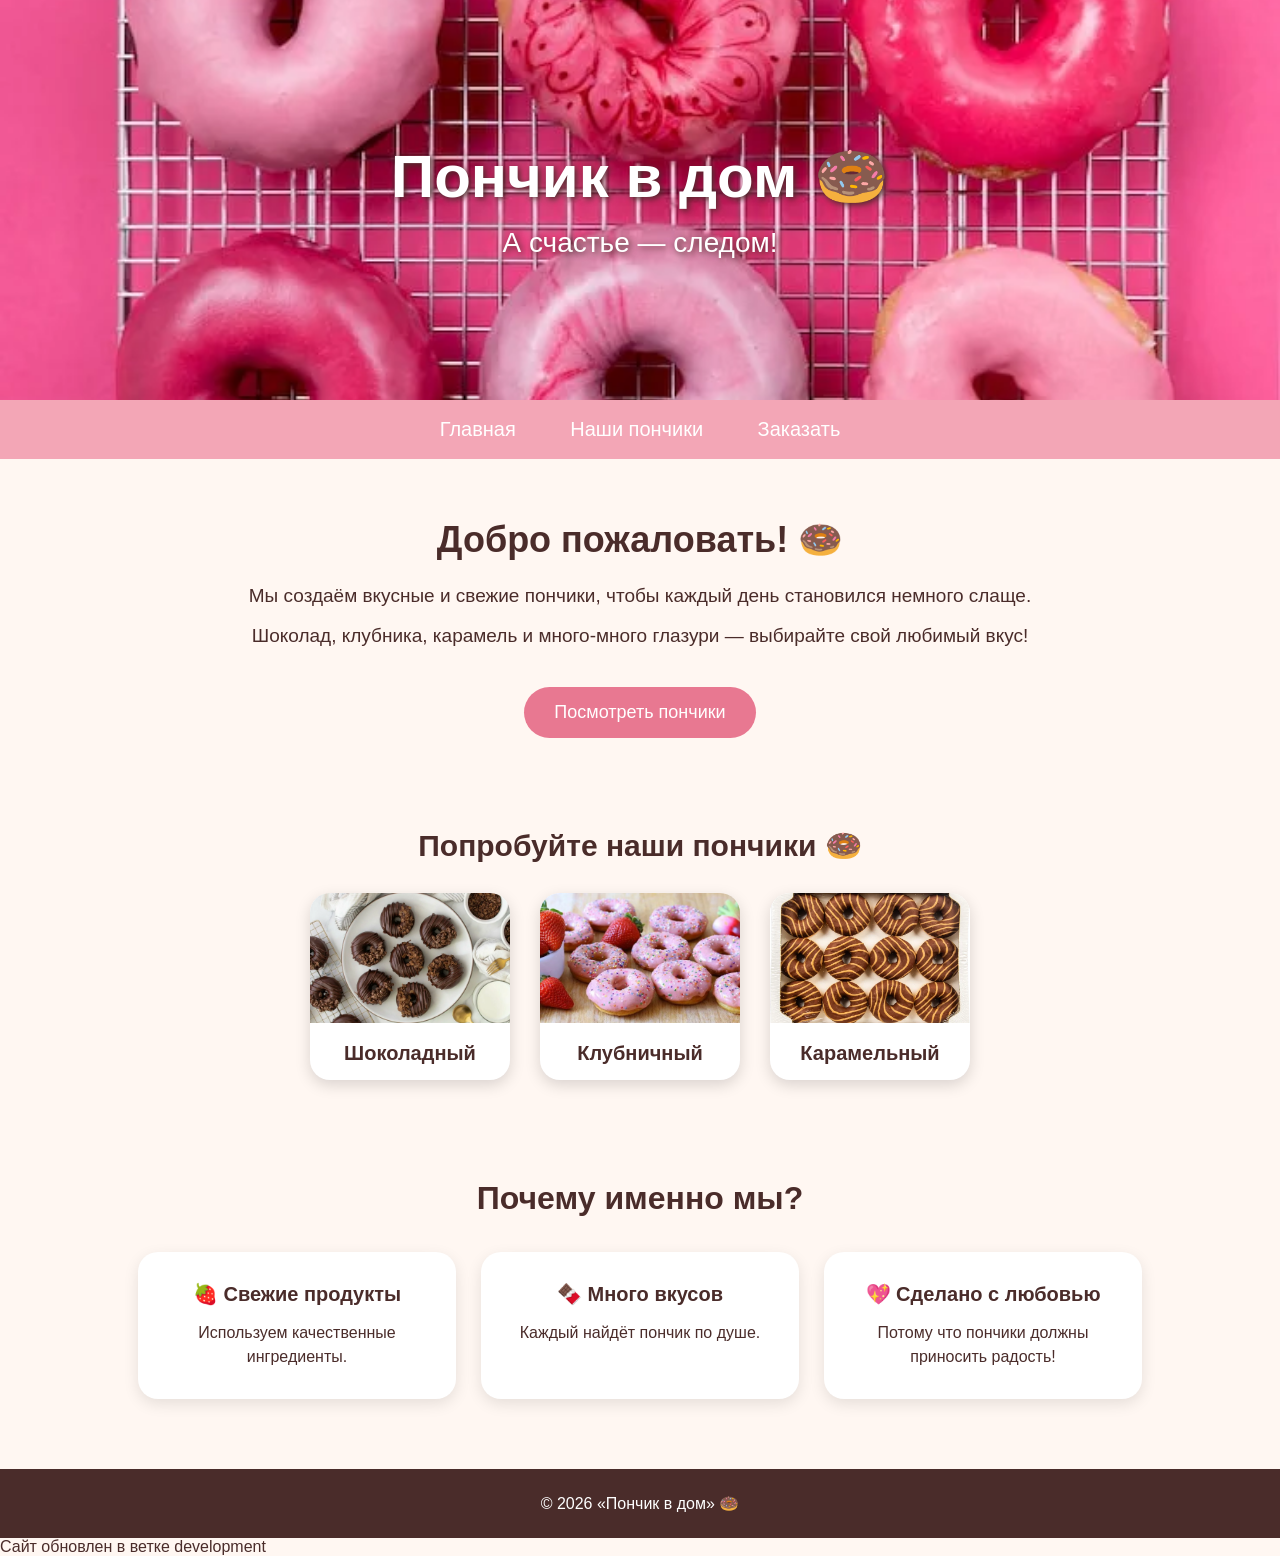
<file: index.html>
<!DOCTYPE html>
<html lang="ru">
<head>
    <meta charset="UTF-8">
    <meta name="viewport" content="width=device-width, initial-scale=1.0">
    
    <link rel="stylesheet" href="styles.css">
<title>Пончик в дом</title>
</head>
<body>
      <div class="banner">
            <img src="images\photo.webp" alt="Вкусные пончики">
            
            <div class="banner-text">
                <h1>Пончик в дом 🍩</h1>
                <p>А счастье — следом!</p>
            </div>
        </div>

        <nav>
            <a href="index.html">Главная</a>
            <a href="donuts.html">Наши пончики</a>
            <a href="order.html">Заказать</a>
        </nav>
    </header>

    <main>

        <section class="welcome">
            <h2>Добро пожаловать! 🍩</h2>

            <p>
                Мы создаём вкусные и свежие пончики,
                чтобы каждый день становился немного слаще.
            </p>

            <p>
                Шоколад, клубника, карамель и много-много глазури —
                выбирайте свой любимый вкус!
            </p>

            <a class="button" href="donuts.html">Посмотреть пончики</a>
        </section>

<section class="donut-gallery">

    <h2>Попробуйте наши пончики 🍩</h2>

    <div class="gallery">

        <div class="donut-card">
            <img src ="images\photoo.webp" alt="Шоколадный пончик">
            <p>Шоколадный</p>
        </div>

        <div class="donut-card">
            <img src="images\ppp.webp" alt="Клубничный пончик">
            <p>Клубничный</p>
        </div>

        <div class="donut-card">
            <img src="images\brr.webp" alt="Карамельный пончик">
            <p>Карамельный</p>
        </div>

    </div>

</section>

        <section class="about">
            <h2>Почему именно мы?</h2>

            <div class="advantages">

                <div class="advantage">
                    <h3>🍓 Свежие продукты</h3>
                    <p>Используем качественные ингредиенты.</p>
                </div>

                <div class="advantage">
                    <h3>🍫 Много вкусов</h3>
                    <p>Каждый найдёт пончик по душе.</p>
                </div>

                <div class="advantage">
                    <h3>💖 Сделано с любовью</h3>
                    <p>Потому что пончики должны приносить радость!</p>
                </div>

            </div>
        </section>

    </main>

    <footer>
        <p>© 2026 «Пончик в дом» 🍩</p>
    </footer>

    <script src="script.js"></script>

    <p>Сайт обновлен в ветке development</p>
</body>
</html>
</file>
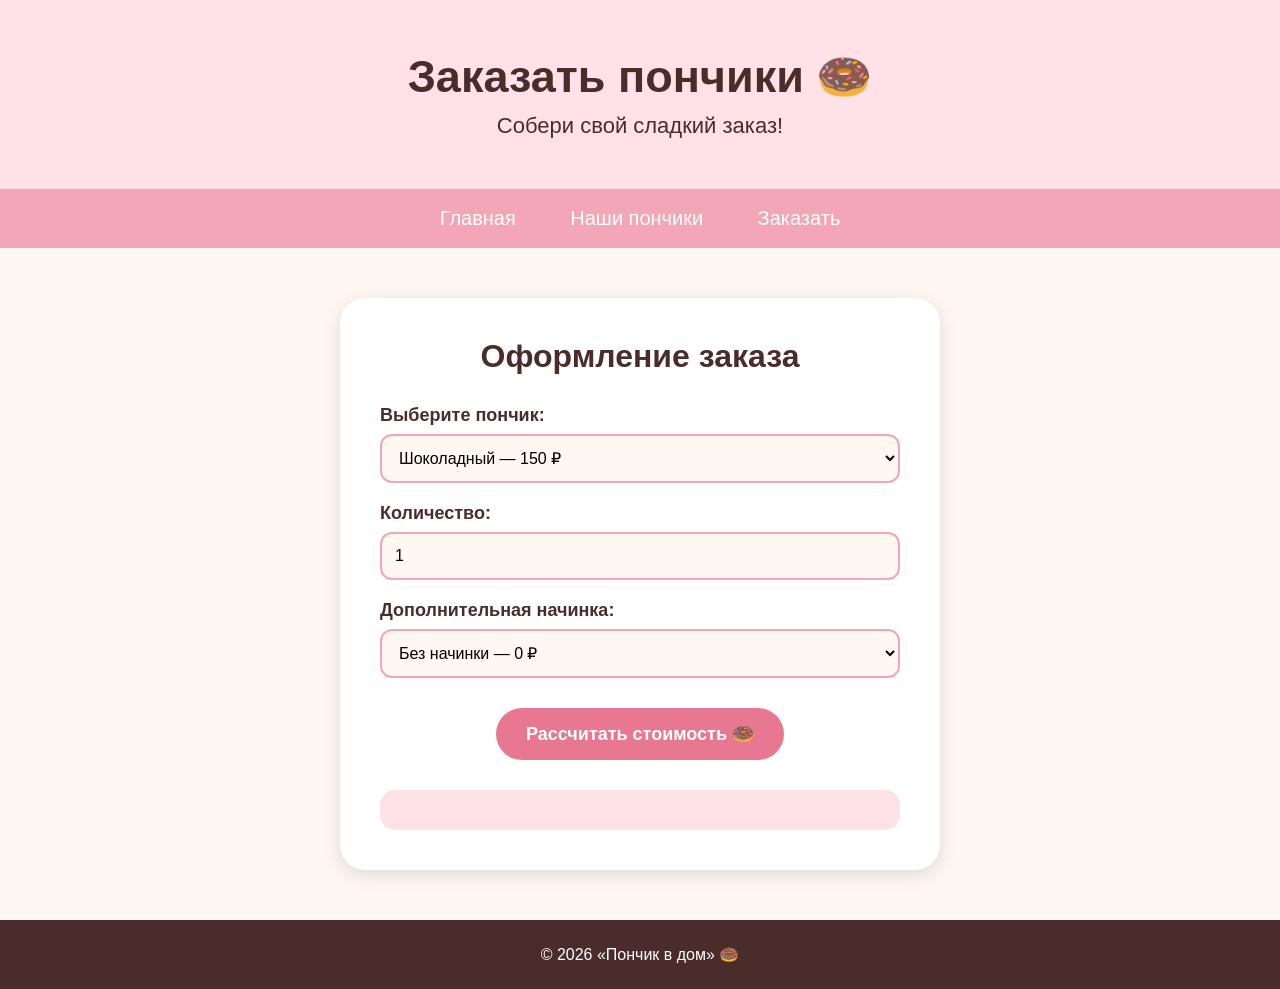
<file: order.html>
<!DOCTYPE html>
<html lang="ru">

<head>
    <meta charset="UTF-8">
    <meta name="viewport" content="width=device-width, initial-scale=1.0">

    <title>Заказать пончики</title>

    <link rel="stylesheet" href="styles.css">
</head>

<body>

    <header>

        <div class="page-title">
            <h1>Заказать пончики 🍩</h1>
            <p>Собери свой сладкий заказ!</p>
        </div>

        <nav>
            <a href="index.html">Главная</a>
            <a href="donuts.html">Наши пончики</a>
            <a href="order.html">Заказать</a>
        </nav>

    </header>

    <main>

        <section class="order">

            <h2>Оформление заказа</h2>

            <label for="donut">Выберите пончик:</label>

            <select id="donut">
                <option value="150">Шоколадный — 150 ₽</option>
                <option value="170">Клубничный — 170 ₽</option>
                <option value="160">Карамельный — 160 ₽</option>
            </select>

            <label for="quantity">Количество:</label>

            <input type="number" id="quantity" value="1" min="1">

            <label for="topping">Дополнительная начинка:</label>

            <select id="topping">
                <option value="0">Без начинки — 0 ₽</option>
                <option value="30">Шоколад — 30 ₽</option>
                <option value="40">Клубника — 40 ₽</option>
                <option value="35">Карамель — 35 ₽</option>
            </select>

            <button onclick="calculateOrder()">
                Рассчитать стоимость 🍩
            </button>

            <div id="result"></div>

        </section>

    </main>

    <footer>
        <p>© 2026 «Пончик в дом» 🍩</p>
    </footer>

    <script src="script.js"></script>

</body>
</html>
</file>
<file: styles.css>
* {
    box-sizing: border-box;
    margin: 0;
    padding: 0;
}

body {
    font-family: Arial, sans-serif;
    background-color: #fff7f2;
    color: #4a2c2a;
}


.banner {
    position: relative;
    width: 100%;
    height: 400px;
    overflow: hidden;
}

.banner img {
    width: 100%;
    height: 100%;
    object-fit: cover;
}

.banner-text {
    position: absolute;
    top: 50%;
    left: 50%;
    transform: translate(-50%, -50%);
    text-align: center;
    color: white;
    text-shadow: 2px 2px 6px #4a2c2a;
}

.banner-text h1 {
    font-size: 60px;
    margin-bottom: 15px;
}

.banner-text p {
    font-size: 28px;
}



nav {
    background-color: #f3a6b6;
    padding: 18px;
    text-align: center;
}

nav a {
    color: white;
    text-decoration: none;
    font-size: 20px;
    margin: 0 25px;
    transition: 0.3s;
}

nav a:hover {
    color: #6b3030;
}


main {
    max-width: 1100px;
    margin: auto;
}


.welcome {
    text-align: center;
    padding: 60px 20px;
}

.welcome h2 {
    font-size: 36px;
    margin-bottom: 20px;
}

.welcome p {
    font-size: 19px;
    line-height: 1.6;
    margin-bottom: 10px;
}



.button {
    display: inline-block;
    margin-top: 25px;
    padding: 15px 30px;
    background-color: #e87891;
    color: white;
    text-decoration: none;
    border-radius: 30px;
    font-size: 18px;
    transition: 0.3s;
}

.button:hover {
    background-color: #c94f6b;
    transform: scale(1.05);
}



.donut-gallery {
    text-align: center;
    padding: 30px 20px 60px;
}

.donut-gallery h2 {
    font-size: 30px;
    margin-bottom: 30px;
}

.gallery {
    display: flex;
    justify-content: center;
    gap: 30px;
    flex-wrap: wrap;
}



.donut-card {
    width: 200px;
    background-color: white;
    border-radius: 20px;
    overflow: hidden;
    box-shadow: 0 5px 15px rgba(0, 0, 0, 0.15);
    transition: 0.3s;
}

.donut-card:hover {
    transform: translateY(-10px) scale(1.03);
}



.donut-card img {
    width: 100%;
    height: 130px;
    object-fit: cover;
}

.donut-card p {
    font-size: 20px;
    font-weight: bold;
    padding: 15px;
}



.about {
    text-align: center;
    padding: 40px 20px 70px;
}

.about h2 {
    font-size: 32px;
    margin-bottom: 35px;
}

.advantages {
    display: flex;
    justify-content: center;
    gap: 25px;
    flex-wrap: wrap;
}

.advantage {
    background-color: white;
    width: 30%;
    min-width: 220px;
    padding: 30px 20px;
    border-radius: 20px;
    box-shadow: 0 5px 15px rgba(0, 0, 0, 0.1);
    transition: 0.3s;
}

.advantage:hover {
    transform: translateY(-8px);
}

.advantage h3 {
    margin-bottom: 15px;
    font-size: 20px;
}

.advantage p {
    line-height: 1.5;
}



footer {
    background-color: #4a2c2a;
    color: white;
    text-align: center;
    padding: 25px;
}



max-width: 700px {

    .banner {
        height: 300px;
    }

    .banner-text h1 {
        font-size: 40px;
    }

    .banner-text p {
        font-size: 20px;
    }

    nav a {
        display: block;
        margin: 10px;
    }

    .advantage {
        width: 90%;
    }
}



.page-title {
    text-align: center;
    padding: 50px 20px;
    background-color: #ffe1e8;
}

.page-title h1 {
    font-size: 45px;
    margin-bottom: 10px;
}

.page-title p {
    font-size: 22px;
}

.donuts {
    text-align: center;
    padding: 50px 20px 80px;
}

.donuts h2 {
    font-size: 35px;
    margin-bottom: 40px;
}

.donuts-list {
    display: flex;
    justify-content: center;
    gap: 30px;
    flex-wrap: wrap;
}

.product {
    width: 280px;
    background-color: white;
    border-radius: 20px;
    padding-bottom: 25px;
    overflow: hidden;
    box-shadow: 0 5px 15px rgba(0, 0, 0, 0.12);
    transition: 0.3s;
}

.product:hover {
    transform: translateY(-10px);
}

.product img {
    width: 100%;
    height: 200px;
    object-fit: cover;
}

.product h3 {
    font-size: 23px;
    margin: 20px 10px 10px;
}

.product p {
    font-size: 16px;
    line-height: 1.5;
    padding: 0 15px;
    margin-bottom: 15px;
}

.product span {
    font-size: 22px;
    font-weight: bold;
    color: #d85b76;
}
.order {
    max-width: 600px;
    margin: 50px auto;
    padding: 40px;
    background-color: white;
    border-radius: 25px;
    box-shadow: 0 5px 20px rgba(0, 0, 0, 0.12);
    text-align: center;
}

.order h2 {
    font-size: 32px;
    margin-bottom: 30px;
}

.order label {
    display: block;
    text-align: left;
    font-size: 18px;
    font-weight: bold;
    margin-top: 20px;
    margin-bottom: 8px;
}

.order select,
.order input {
    width: 100%;
    padding: 13px;
    border: 2px solid #f3a6b6;
    border-radius: 12px;
    font-size: 16px;
    background-color: #fff7f2;
}

.order button {
    margin-top: 30px;
    padding: 15px 30px;
    border: none;
    border-radius: 30px;
    background-color: #e87891;
    color: white;
    font-size: 18px;
    font-weight: bold;
    cursor: pointer;
    transition: 0.3s;
}

.order button:hover {
    background-color: #c94f6b;
    transform: scale(1.05);
}

#result {
    margin-top: 30px;
    padding: 20px;
    background-color: #ffe1e8;
    border-radius: 15px;
    font-size: 24px;
    font-weight: bold;
    color: #4a2c2a;
}
</file>
